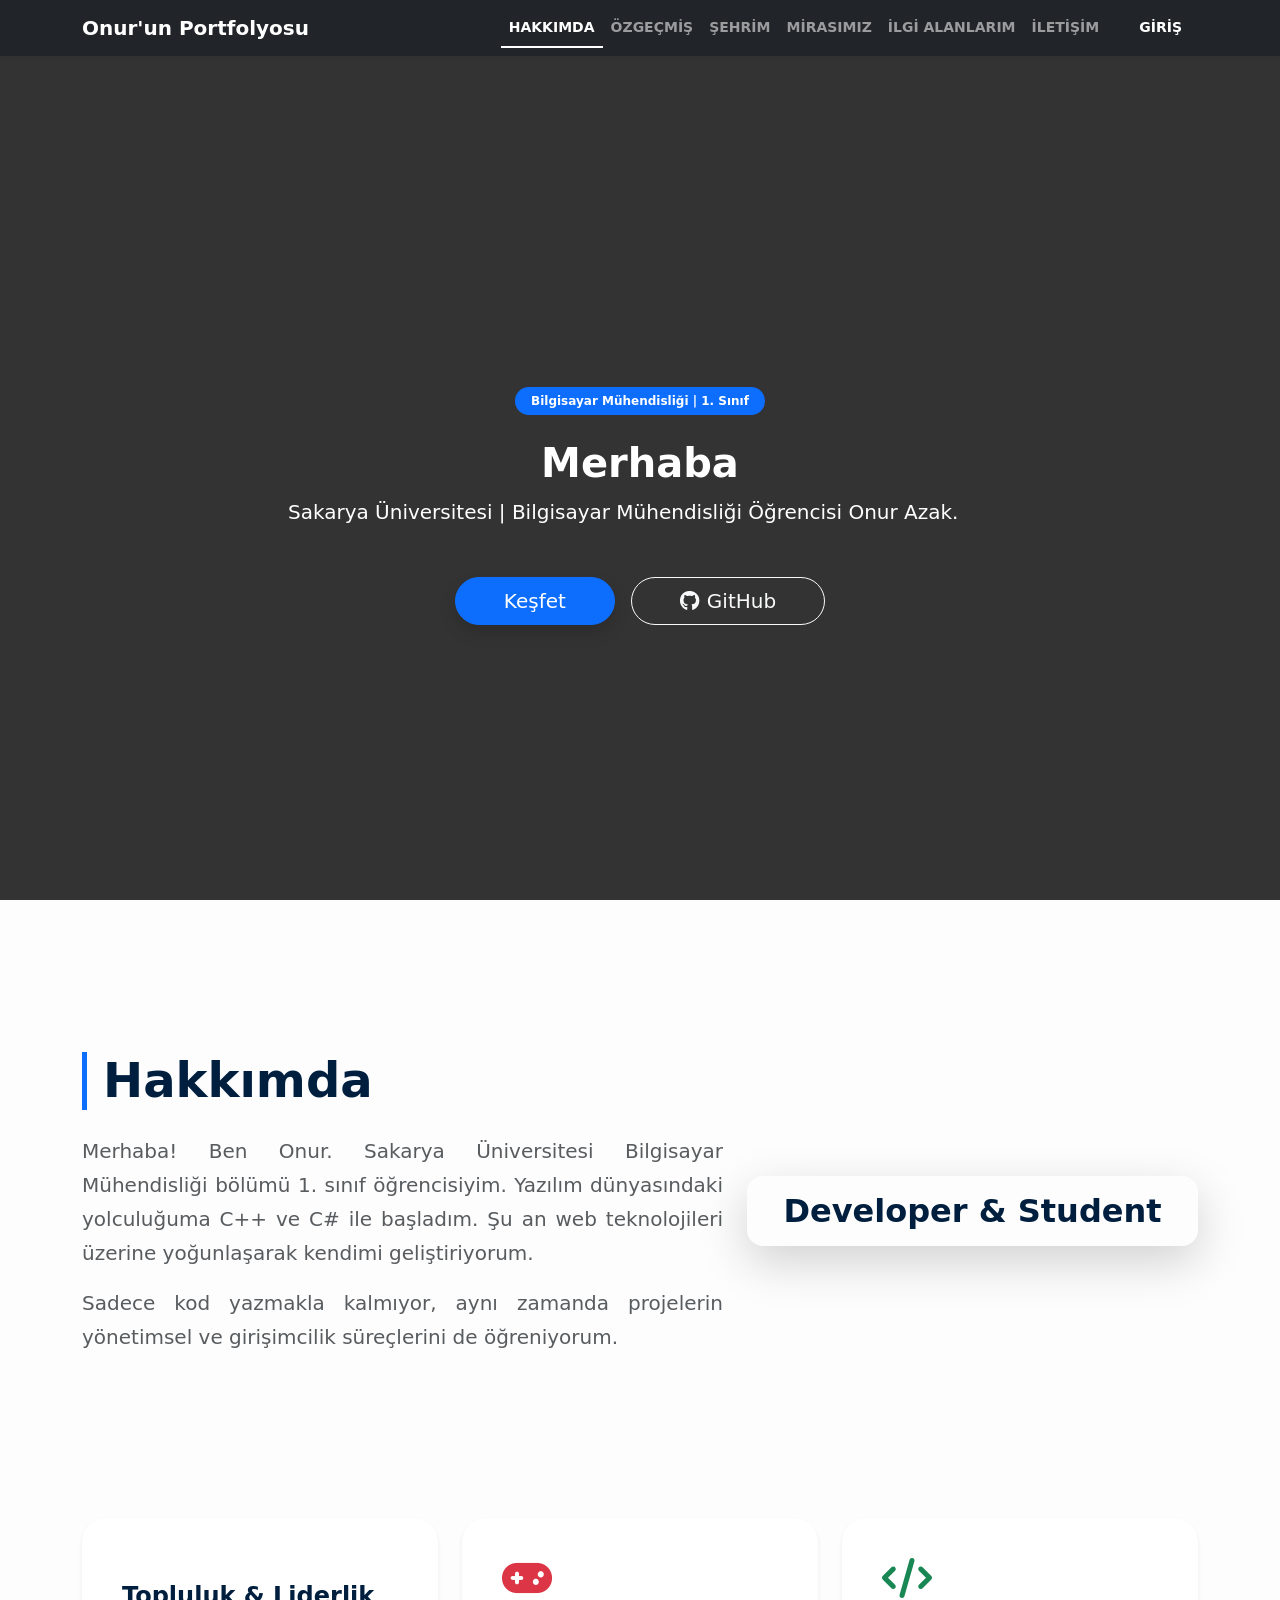
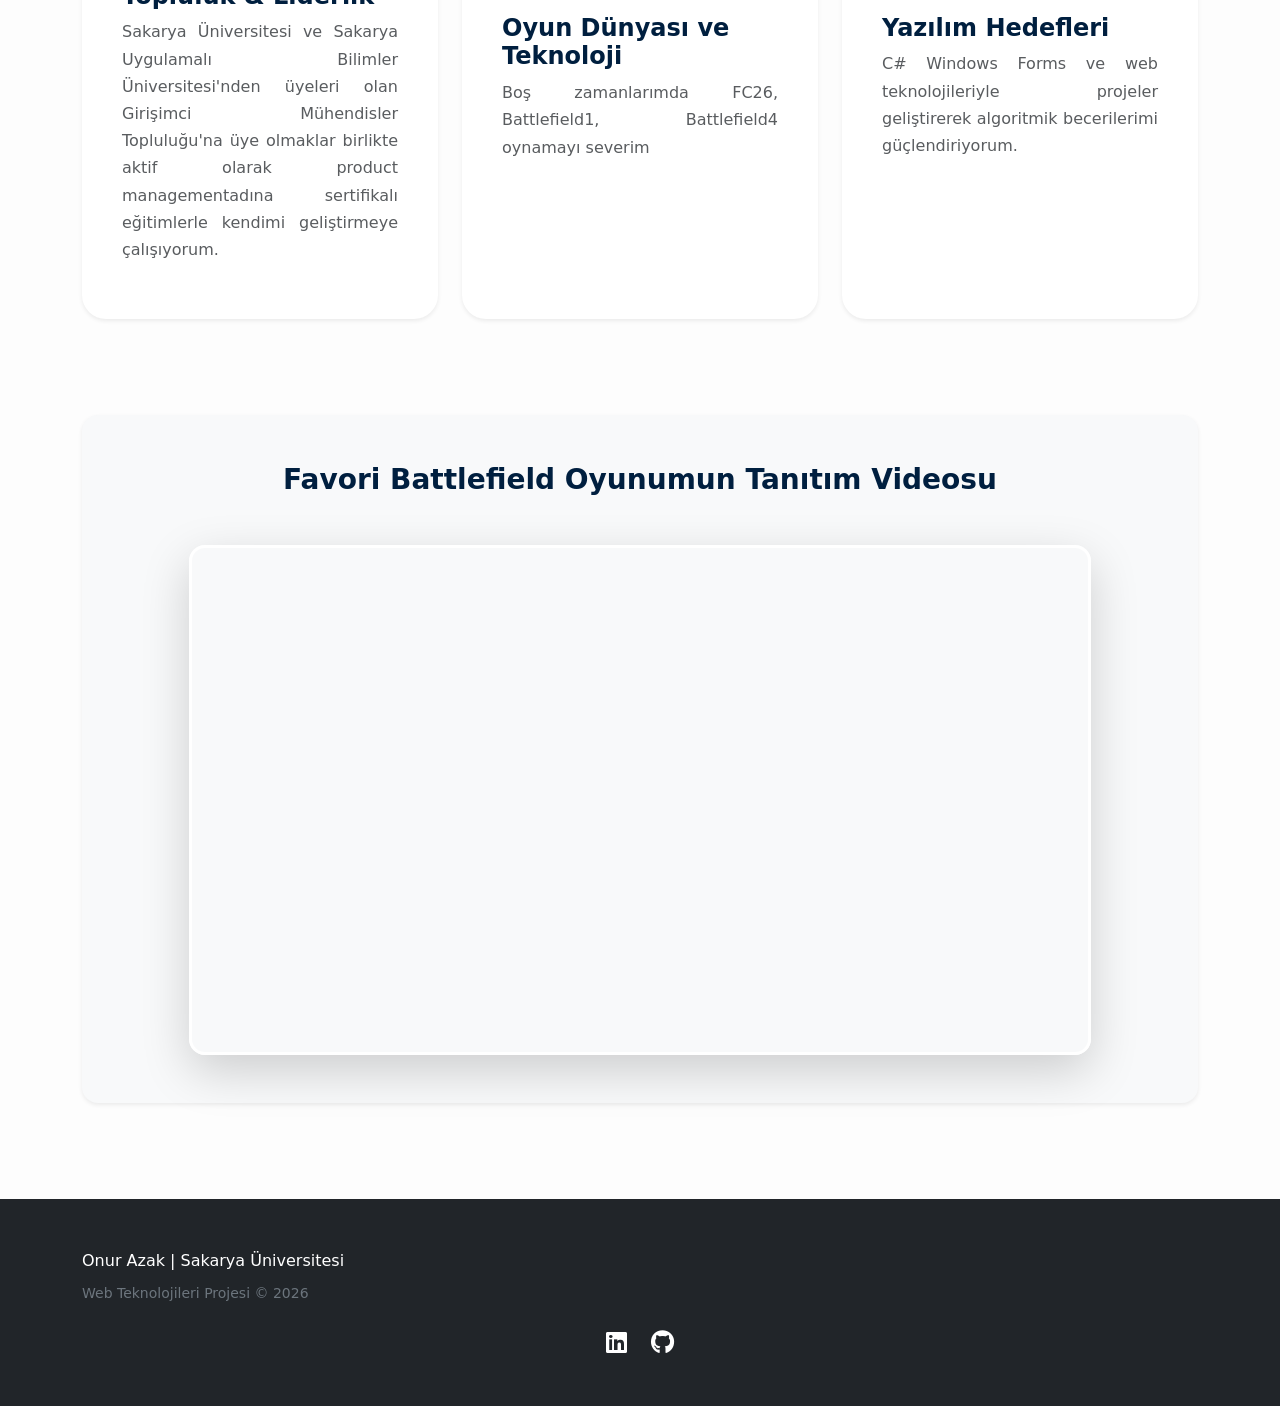
<file: index.html>
<!DOCTYPE html>
<html lang="tr">
<head>
    <!-- Türkçe karakterler için utf8 -->
    <meta charset="UTF-8">
    <!-- Sayfa telefonda ve tablette düzgün görünsün diye-->
    <meta name="viewport" content="width=device-width, initial-scale=1.0">
    <title>Hakkımda | Web Teknolojileri Projesi</title>
    
    <!-- Tasarım ve grid sistemi için Bootstrap -->
    <link href="https://cdn.jsdelivr.net/npm/bootstrap@5.3.0/dist/css/bootstrap.min.css" rel="stylesheet">
    <!-- Sayfadaki ikonlar  için FontAwesome -->
    <link rel="stylesheet" href="https://cdnjs.cloudflare.com/ajax/libs/font-awesome/6.0.0/css/all.min.css">

    <link rel="stylesheet" href="style.css?v=2">
</head>
<body>

    <!-- Üst Menü sticky-top kullanılma sebebi sayfayı aşağı kaydırınca menü tepede asılı kalması için -->
<nav class="navbar navbar-expand-lg navbar-dark bg-dark sticky-top shadow-sm">
    <div class="container">
        <a class="navbar-brand fw-bold" href="index.html">Onur'un Portfolyosu</a>
        <button class="navbar-toggler" type="button" data-bs-toggle="collapse" data-bs-target="#navbarNav">
           <span class="navbar-toggler-icon"></span>
        </button>
        <div class="collapse navbar-collapse" id="navbarNav">
           <ul class="navbar-nav ms-auto text-uppercase small fw-bold">
                <li class="nav-item"><a class="nav-link active" text-light href="index.html">Hakkımda</a></li>
                <li class="nav-item"><a class="nav-link fw-bold" text-light href="ozgecmisim.html">Özgeçmiş</a></li>
                <li class="nav-item"><a class="nav-link" text-light href="sehrim.html">Şehrim</a></li>
                <li class="nav-item"><a class="nav-link" text-light href="miras.html">Mirasımız</a></li>
                <li class="nav-item"><a class="nav-link" text-light href="ilgi-alanlarim.html">İlgi Alanlarım</a></li>
                <li class="nav-item"><a class="nav-link" text-light href="iletisim.html">İletişim</a></li>
                <li class="nav-item"><a class="nav-link btn btn-primary btn-sm text-white ms-lg-3 px-3" text-light href="login.php">Giriş</a></li>
            </ul>
        </div>
    </div>
</nav>

    <!-- Sitenin giriş karşılama ekranı -->
    <header class="hero-header text-white d-flex align-items-center min-vh-100">
        <div class="container text-center">
            <!-- Bölüm ve sınıf bilgisini tutan etiket -->
            <div class="badge bg-primary px-3 py-2 mb-4 rounded-pill">Bilgisayar Mühendisliği | 1. Sınıf</div>
            
            <h1 class="text-white">Merhaba</h1>
            
            <p class="lead mb-5 px-lg-5 mx-auto" style="max-width: 800px;">
                Sakarya Üniversitesi | Bilgisayar Mühendisliği Öğrencisi Onur Azak.
            </p>
            
            <div class="d-flex justify-content-center gap-3">
                <!-- Keşfet butonu sayfayı aşağıya kaydırır (href="#hakkimda") -->
                <a href="#hakkimda" class="btn btn-primary btn-lg px-5 shadow rounded-pill">Keşfet</a>
                <!-- Yeni sekmede açılan Github linkim -->
                <a href="https://github.com/OnurAzak" target="_blank" class="btn btn-outline-light btn-lg px-5 rounded-pill">
                    <i class="fab fa-github me-2"></i>GitHub
                </a>
            </div>
        </div>
    </header>

    <!-- Ana içeriklerin başladığı yer -->
    <main class="container my-5 py-5" id="hakkimda">
        
        <!-- Hakkımda yazısı ve profil fotoğrafının olduğu bölüm -->
        <section class="row align-items-center mb-5 pb-5">
            <!-- Sol taraf: Kendimi tanıttığım yazı -->
            <div class="col-lg-7 mb-4 mb-lg-0">
                <h2 class="display-5 fw-bold mb-4 border-start border-primary border-5 ps-3">Hakkımda</h2>
                <p class="text-muted fs-5">Merhaba! Ben Onur. Sakarya Üniversitesi Bilgisayar Mühendisliği bölümü 1. sınıf öğrencisiyim. Yazılım dünyasındaki yolculuğuma C++ ve C# ile başladım. Şu an web teknolojileri üzerine yoğunlaşarak kendimi geliştiriyorum.</p>
                <p class="text-muted fs-5">Sadece kod yazmakla kalmıyor, aynı zamanda projelerin yönetimsel ve girişimcilik süreçlerini de öğreniyorum.</p>
            </div>
            
            <!-- Sağ taraf: Profil fotoğrafım ve isim kartı -->
            <div class="col-lg-5 text-center">
                <div class="profile-card position-relative shadow-lg rounded-4 overflow-hidden">
                    <div class="text-center my-3">
                      <h2 class="fw-bold">Developer & Student
            </div>
        </section>

        <!-- Sayfadaki farklı kartlardaki bilgilerin olduğu alan -->
        <section class="row g-4 mb-5 pb-5">
            
            <!-- 1. Kart: Topluluk bilgileri -->
            <div class="col-md-6 col-lg-4">
                <div class="card h-100 border-0 shadow-sm p-4 info-card">
                    <div class="card-body">
                        <i class="fas fa-users-rectangle text-primary fs-1 mb-3"></i>
                        <h4 class="fw-bold">Topluluk & Liderlik</h4>
                        <p class="text-muted">Sakarya Üniversitesi ve Sakarya Uygulamalı Bilimler Üniversitesi'nden üyeleri olan Girişimci Mühendisler Topluluğu'na üye olmaklar birlikte aktif olarak product managementadına sertifikalı eğitimlerle kendimi geliştirmeye çalışıyorum.</p>
                    </div>
                </div>
            </div>
            
            <!-- 2. Kart: Oyun bilgileri -->
            <div class="col-md-6 col-lg-4">
                <div class="card h-100 border-0 shadow-sm p-4 info-card">
                    <div class="card-body">
                        <i class="fas fa-gamepad text-danger fs-1 mb-3"></i>
                        <h4 class="fw-bold">Oyun Dünyası ve Teknoloji</h4>
                        <p class="text-muted">Boş zamanlarımda FC26, Battlefield1, Battlefield4 oynamayı severim</p>
                    </div>
                </div>
            </div>
            
            <!-- 3. Kart: Yazılım hedefleri -->
            <div class="col-md-12 col-lg-4">
                <div class="card h-100 border-0 shadow-sm p-4 info-card">
                    <div class="card-body">
                        <i class="fas fa-code text-success fs-1 mb-3"></i>
                        <h4 class="fw-bold">Yazılım Hedefleri</h4>
                        <p class="text-muted">C# Windows Forms ve web teknolojileriyle projeler geliştirerek algoritmik becerilerimi güçlendiriyorum.</p>
                    </div>
                </div>
            </div>
        </section>

        <!-- YouTube  videosu bölümü -->
        <section class="text-center py-5 bg-light rounded-4 shadow-sm">
            <h3 class="fw-bold mb-5">Favori Battlefield Oyunumun Tanıtım Videosu</h3>
            <div class="row justify-content-center">
                <div class="col-lg-10 px-4">
                    <!-- ratio-16x9 sınıfı ile videonun sündürülmeden sinematik ölçüde kalmasını sağlıyoruz -->
                    <div class="ratio ratio-16x9 rounded-4 overflow-hidden shadow-lg border border-3 border-white">
                        <!-- iframe etiketi dışarıdan başka bir siteyi ( Youtube'u) kendi sayfamızda oynatmayı sağlar -->
                        <iframe src="https://www.youtube.com/embed/c7nRTF2SowQ" title="Battlefield 1" allowfullscreen></iframe>
                    </div>
                </div>
            </div>
        </section>
    </main>

    <!-- Telif hakkı ve sosyal medya linklerini içerir -->
    <footer class="bg-dark text-white py-5 text-center mt-5">
        <div class="container">
            <p class="mb-2">Onur Azak | Sakarya Üniversitesi</p>
            <p class="small text-secondary mb-4">Web Teknolojileri Projesi © 2026</p>
            <div class="d-flex justify-content-center gap-4">
                <!-- Sosyal medya butonları -->
                <a href="#" class="text-white text-decoration-none"><i class="fab fa-linkedin fs-4"></i></a>
                <a href="https://github.com/OnurAzak" class="text-white text-decoration-none"><i class="fab fa-github fs-4"></i></a>
            </div>
        </div>
    </footer>

    <!-- Bootstrap'ın düzgün çalışması (örneğin menünün açılıp kapanması) için gereken JS kodları -->
    <script src="https://cdn.jsdelivr.net/npm/bootstrap@5.3.0/dist/js/bootstrap.bundle.min.js"></script>
</body>
</html>
</file>
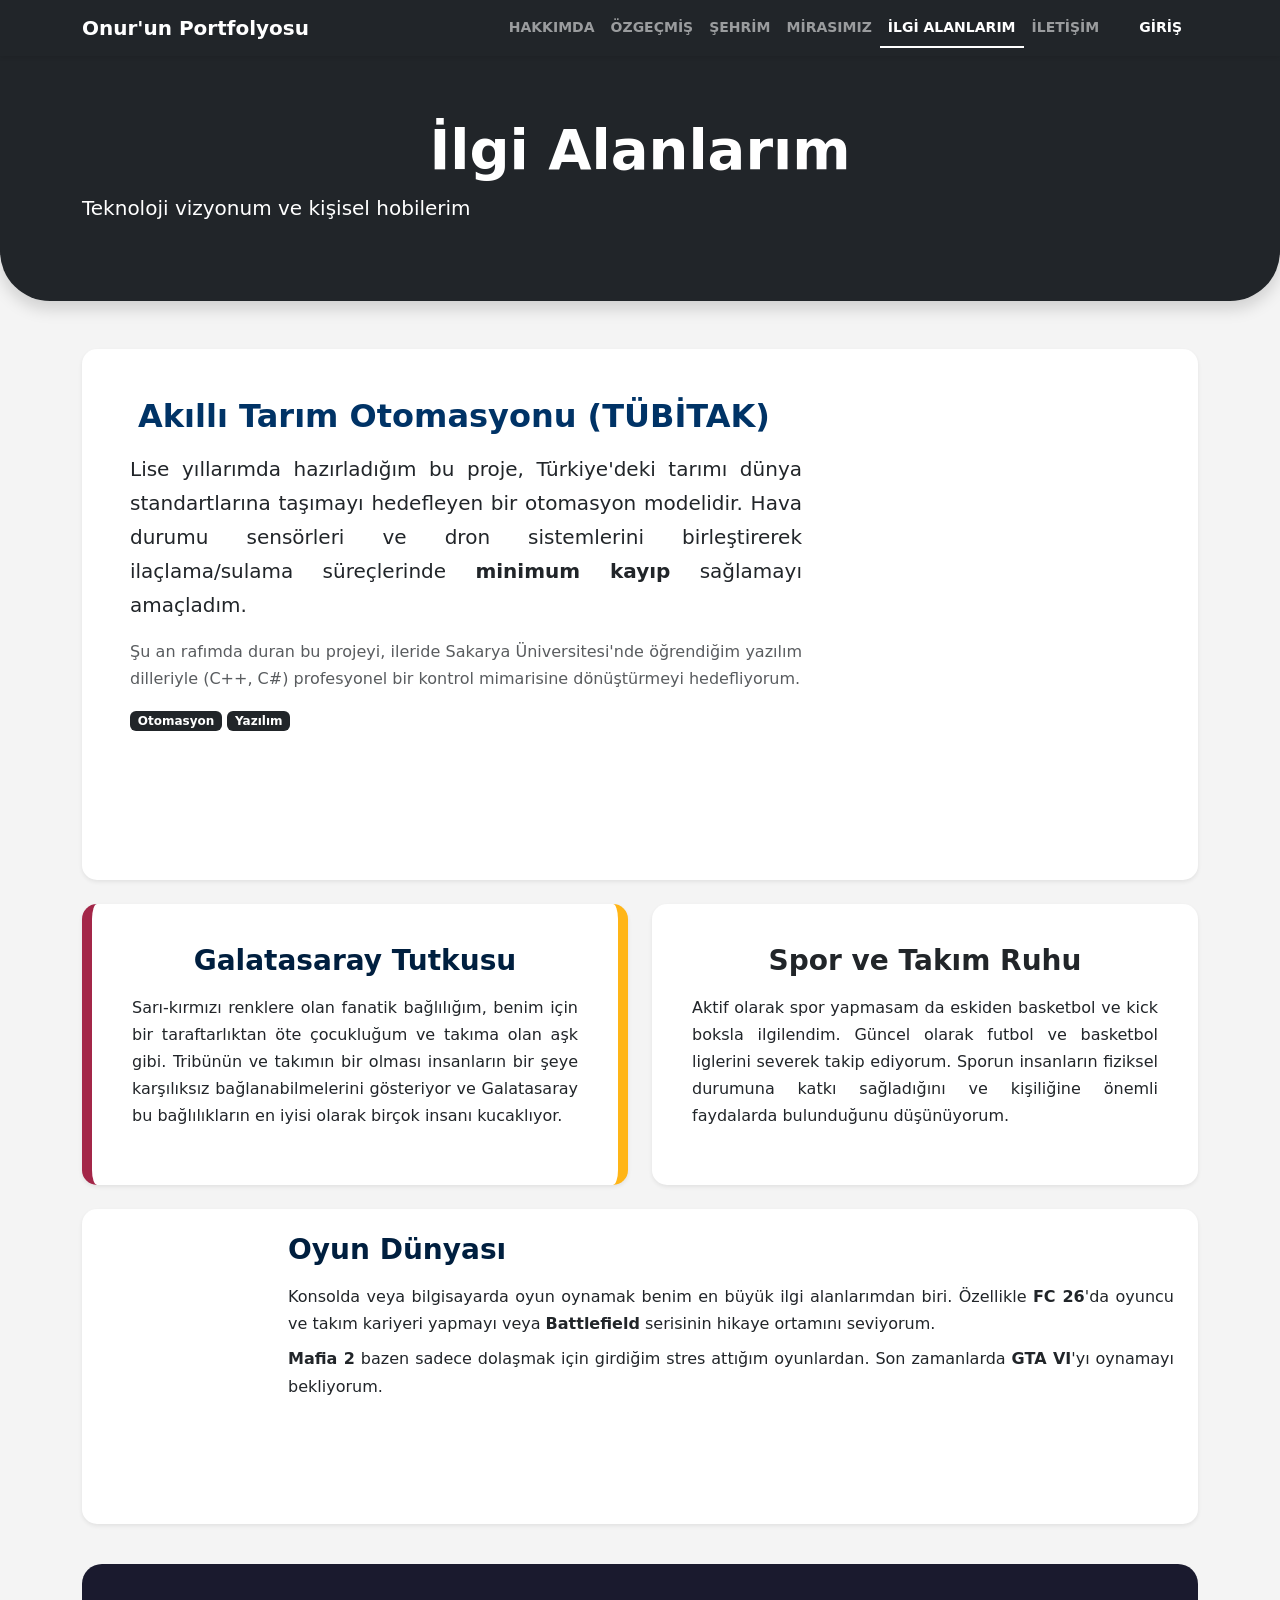
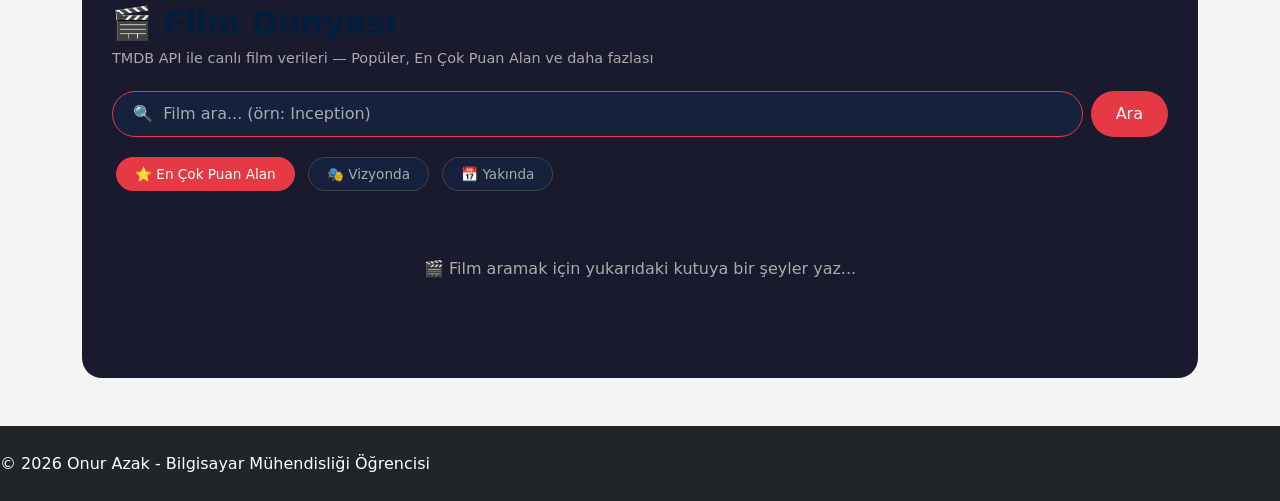
<file: ilgi-alanlarim.html>
<!DOCTYPE html>
<html lang="tr">
<head>
    <meta charset="UTF-8">
    <meta name="viewport" content="width=device-width, initial-scale=1.0">
    <title>İlgi Alanlarım - Onur Azak</title>
    <link href="https://cdn.jsdelivr.net/npm/bootstrap@5.3.0/dist/css/bootstrap.min.css" rel="stylesheet">
    <link rel="stylesheet" href="style.css?v=2">
    <style>
        body { background-color: #f4f4f4; }
        .hero-section { background-color: #212529; color: white; padding: 60px 0; border-radius: 0 0 50px 50px; }
        .hero-section h1, 
          .hero-section p {
              color: #ffffff !important;
             }
        .interest-card { transition: 0.3s; border: none; border-radius: 15px; }
        .interest-card:hover { transform: scale(1.02); }
        .gs-border { border-left: 10px solid #A32648; border-right: 10px solid #FFB517; }

        /*FİLM API BÖLÜMÜ */
        #film-bolumu {
            background-color: #1a1a2e;
            border-radius: 20px;
            padding: 40px 30px;
            margin-top: 40px;
        }
        #film-bolumu h2 { color: #e63946; font-weight: bold; }
        #searchInput {
            background-color: #16213e;
            border: 1px solid #e63946;
            color: white;
            border-radius: 50px;
            padding: 10px 20px;
            flex: 1;
            min-width: 200px;
        }
        #searchInput::placeholder { color: #aaa; }
        #searchInput:focus { outline: none; box-shadow: 0 0 0 3px rgba(230,57,70,0.3); background-color: #16213e; color: white; }
        #searchBtn {
            background-color: #e63946; border: none; border-radius: 50px;
            color: white; padding: 10px 25px; font-weight: 500; cursor: pointer; transition: 0.2s;
        }
        #searchBtn:hover { background-color: #c1121f; }
        .kategori-btn {
            background-color: #16213e; border: 1px solid #444; color: #aaa;
            border-radius: 50px; padding: 6px 18px; font-size: 0.85rem;
            cursor: pointer; transition: 0.2s; margin: 4px;
        }
        .kategori-btn:hover, .kategori-btn.active { background-color: #e63946; border-color: #e63946; color: white; }
        #filmGrid {
            display: grid;
            grid-template-columns: repeat(auto-fill, minmax(160px, 1fr));
            gap: 16px; margin-top: 20px;
        }
        .film-kart {
            background-color: #16213e; border-radius: 12px; overflow: hidden;
            cursor: pointer; transition: transform 0.25s, box-shadow 0.25s; position: relative;
        }
        .film-kart:hover { transform: translateY(-6px); box-shadow: 0 15px 30px rgba(0,0,0,0.5); }
        .film-kart img { width: 100%; aspect-ratio: 2/3; object-fit: cover; display: block; }
        .film-kart .poster-yok {
            width: 100%; aspect-ratio: 2/3; background-color: #0f3460;
            display: flex; align-items: center; justify-content: center; font-size: 2.5rem; color: #aaa;
        }
        .film-kart-bilgi { padding: 10px; }
        .film-kart-bilgi .baslik { color: white; font-size: 0.82rem; font-weight: 500; white-space: nowrap; overflow: hidden; text-overflow: ellipsis; }
        .film-kart-bilgi .alt-bilgi { display: flex; justify-content: space-between; margin-top: 4px; }
        .film-kart-bilgi .yil { color: #888; font-size: 0.75rem; }
        .film-kart-bilgi .puan { color: #f4a261; font-size: 0.8rem; font-weight: 600; }
        .film-overlay {
            position: absolute; inset: 0;
            background: linear-gradient(to top, rgba(10,10,15,0.95) 0%, transparent 50%);
            opacity: 0; transition: opacity 0.25s;
            display: flex; align-items: flex-end; padding: 10px;
        }
        .film-kart:hover .film-overlay { opacity: 1; }
        .film-overlay p { font-size: 0.7rem; color: white; line-height: 1.4; display: -webkit-box; -webkit-line-clamp: 5; line-clamp: 5; -webkit-box-orient: vertical; overflow: hidden; }
        #yukleniyor { text-align: center; padding: 40px; color: #aaa; display: none; }
        .spinner-kucuk { width: 32px; height: 32px; border: 3px solid #333; border-top-color: #e63946; border-radius: 50%; animation: spin 0.8s linear infinite; margin: 0 auto 12px; }
        @keyframes spin { to { transform: rotate(360deg); } }
        #filmModal { display: none; position: fixed; inset: 0; background: rgba(0,0,0,0.85); z-index: 9999; align-items: center; justify-content: center; padding: 16px; }
        #filmModal.acik { display: flex; }
        .modal-icerik { background: #1a1a2e; border: 1px solid #333; border-radius: 16px; max-width: 680px; width: 100%; max-height: 90vh; overflow-y: auto; position: relative; animation: modalAc 0.25s ease; }
        @keyframes modalAc { from { opacity: 0; transform: scale(0.95); } to { opacity: 1; transform: scale(1); } }
        .modal-kapat { position: absolute; top: 12px; right: 12px; background: #333; border: none; color: white; width: 34px; height: 34px; border-radius: 50%; font-size: 1rem; cursor: pointer; display: flex; align-items: center; justify-content: center; transition: 0.2s; z-index: 10; }
        .modal-kapat:hover { background: #e63946; }
        .modal-ic { display: flex; gap: 20px; padding: 20px; }
        .modal-poster { width: 160px; flex-shrink: 0; border-radius: 10px; overflow: hidden; }
        .modal-poster img { width: 100%; display: block; }
        .modal-detay { flex: 1; color: white; }
        .modal-detay h3 { font-weight: bold; font-size: 1.4rem; color: white; margin-bottom: 6px; }
        .modal-detay .meta { color: #888; font-size: 0.85rem; margin-bottom: 8px; }
        .modal-detay .puan { color: #f4a261; font-size: 1rem; font-weight: 600; margin-bottom: 10px; }
        .modal-detay .ozet { font-size: 0.88rem; line-height: 1.6; color: #ccc; }
        @media (max-width: 576px) {
            .modal-ic { flex-direction: column; }
            .modal-poster { width: 100px; }
            #filmGrid { grid-template-columns: repeat(auto-fill, minmax(130px, 1fr)); }
        }
    </style>
</head>
<body>

<nav class="navbar navbar-expand-lg navbar-dark bg-dark sticky-top shadow-sm">
    <div class="container">
        <a class="navbar-brand fw-bold" href="index.html">Onur'un Portfolyosu</a>
        <button class="navbar-toggler" type="button" data-bs-toggle="collapse" data-bs-target="#navbarNav">
            <span class="navbar-toggler-icon"></span>
        </button>
        <div class="collapse navbar-collapse" id="navbarNav">
            <ul class="navbar-nav ms-auto text-uppercase small fw-bold">
                <li class="nav-item"><a class="nav-link" href="index.html">Hakkımda</a></li>
                <li class="nav-item"><a class="nav-link" href="ozgecmisim.html">Özgeçmiş</a></li>
                <li class="nav-item"><a class="nav-link" href="sehrim.html">Şehrim</a></li>
                <li class="nav-item"><a class="nav-link" href="miras.html">Mirasımız</a></li>
                <li class="nav-item"><a class="nav-link active fw-bold" href="ilgi-alanlarim.html">İlgi Alanlarım</a></li>
                <li class="nav-item"><a class="nav-link" href="iletisim.html">İletişim</a></li>
                <li class="nav-item"><a class="nav-link btn btn-primary btn-sm text-white ms-lg-3 px-3" href="login.php">Giriş</a></li>
            </ul>
        </div>
    </div>
</nav>

<header class="hero-section text-center mb-5 shadow">
    <div class="container">
        <h1 class="display-4 fw-bold">İlgi Alanlarım</h1>
        <p class="lead">Teknoloji vizyonum ve kişisel hobilerim</p>
    </div>
</header>

<div class="container mb-5">

    <!-- TÜBİTAK -->
    <div class="row mb-4">
        <div class="col-12">
            <div class="card interest-card shadow-sm">
                <div class="card-body p-4 p-md-5">
                    <div class="row align-items-center">
                        <div class="col-md-8">
                            <h2 class="fw-bold text-primary mb-3"><i class="fas fa-seedling me-2"></i>Akıllı Tarım Otomasyonu (TÜBİTAK)</h2>
                            <p class="fs-5">Lise yıllarımda hazırladığım bu proje, Türkiye'deki tarımı dünya standartlarına taşımayı hedefleyen bir otomasyon modelidir. Hava durumu sensörleri ve dron sistemlerini birleştirerek ilaçlama/sulama süreçlerinde <strong>minimum kayıp</strong> sağlamayı amaçladım.</p>
                            <p class="text-muted">Şu an rafımda duran bu projeyi, ileride Sakarya Üniversitesi'nde öğrendiğim yazılım dilleriyle (C++, C#) profesyonel bir kontrol mimarisine dönüştürmeyi hedefliyorum.</p>
                            <div class="mt-3">
                                <span class="badge bg-dark">Otomasyon</span>
                                <span class="badge bg-dark">Yazılım</span>
                            </div>
                        </div>
                        <div class="col-md-4 text-center mt-4 mt-md-0">
                            <i class="fas fa-microchip fa-10x text-light"></i>
                        </div>
                    </div>
                </div>
            </div>
        </div>
    </div>

    <!-- Galatasaray Spor -->
    <div class="row g-4">
        <div class="col-md-6">
            <div class="card interest-card gs-border shadow-sm h-100 text-center p-4">
                <div class="card-body">
                    <h3 class="fw-bold mb-3" style="color: #A32638;">Galatasaray Tutkusu</h3>
                    <p>Sarı-kırmızı renklere olan fanatik bağlılığım, benim için bir taraftarlıktan öte çocukluğum ve takıma olan aşk gibi. Tribünün ve takımın bir olması insanların bir şeye karşılıksız bağlanabilmelerini gösteriyor ve Galatasaray bu bağlılıkların en iyisi olarak birçok insanı kucaklıyor.</p>
                </div>
            </div>
        </div>
        <div class="col-md-6">
            <div class="card interest-card shadow-sm h-100 text-center p-4">
                <div class="card-body">
                    <i class="fas fa-basketball-ball fa-3x text-warning mb-3"></i>
                    <h3 class="fw-bold mb-3 text-dark">Spor ve Takım Ruhu</h3>
                    <p>Aktif olarak spor yapmasam da eskiden basketbol ve kick boksla ilgilendim. Güncel olarak futbol ve basketbol liglerini severek takip ediyorum. Sporun insanların fiziksel durumuna katkı sağladığını ve kişiliğine önemli faydalarda bulunduğunu düşünüyorum.</p>
                </div>
            </div>
        </div>
    </div>

    <!-- Oyun Dünyası -->
    <div class="col-md-12 mt-4">
        <div class="card interest-card shadow-sm border-0 p-4">
            <div class="row align-items-center">
                <div class="col-md-2 text-center mb-3 mb-md-0 d-none d-md-block">
                    <i class="fas fa-gamepad fa-4x text-dark opacity-75"></i>
                </div>
                <div class="col-md-10">
                    <h3 class="fw-bold mb-3">Oyun Dünyası</h3>
                    <p class="mb-2">Konsolda veya bilgisayarda oyun oynamak benim en büyük ilgi alanlarımdan biri. Özellikle <strong>FC 26</strong>'da oyuncu ve takım kariyeri yapmayı veya <strong>Battlefield</strong> serisinin hikaye ortamını seviyorum.</p>
                    <p class="mb-0"><strong>Mafia 2</strong> bazen sadece dolaşmak için girdiğim stres attığım oyunlardan. Son zamanlarda <strong>GTA VI</strong>'yı oynamayı bekliyorum.</p>
                </div>
            </div>
        </div>
    </div>

    <!-- FİLM API BÖLÜMÜ -->
    <div id="film-bolumu">
        <h2 class="mb-1">🎬 Film Dünyası</h2>
        <p style="color:#aaa; font-size:0.9rem; margin-bottom:20px;">
            TMDB API ile canlı film verileri — Popüler, En Çok Puan Alan ve daha fazlası
        </p>

        <!-- Arama -->
        <div class="d-flex gap-2 flex-wrap mb-3">
            <input type="text" id="searchInput" placeholder="🔍  Film ara... (örn: Inception)" />
            <button id="searchBtn" onclick="filmAra()">Ara</button>
        </div>

        <!-- Kategoriler -->
        <div class="mb-3">
            
            <button class="kategori-btn active" onclick="kategoriYukle('top_rated', this)">⭐ En Çok Puan Alan</button>
            <button class="kategori-btn" onclick="kategoriYukle('now_playing', this)">🎭 Vizyonda</button>
            <button class="kategori-btn" onclick="kategoriYukle('upcoming', this)">📅 Yakında</button>
        </div>

        <!-- Yükleniyor -->
        <div id="yukleniyor">
            <div class="spinner-kucuk"></div>
            <p>Filmler yükleniyor...</p>
        </div>

        <!-- Film kartları -->
        <div id="filmGrid"></div>
    </div>

</div>

<!-- Detay Modal -->
<div id="filmModal" onclick="modalKapat(event)">
    <div class="modal-icerik">
        <button class="modal-kapat" onclick="modalKapat()">✕</button>
        <div class="modal-ic" id="modalIcerik"></div>
    </div>
</div>

<footer class="bg-dark text-white text-center py-4 mt-5">
    <p class="mb-0">&copy; 2026 Onur Azak - Bilgisayar Mühendisliği Öğrencisi</p>
</footer>

<script src="https://cdn.jsdelivr.net/npm/bootstrap@5.3.0/dist/js/bootstrap.bundle.min.js"></script>

<script>
    // =============================================
    const API_KEY = 'cf6d93a0b72a43f5c4e0e750d3399bcd';
    // =============================================

    const BASE_URL = 'https://api.themoviedb.org/3';
    const IMG_URL  = 'https://image.tmdb.org/t/p/w500';
    const LANG     = 'tr-TR';

    // Sayfa açılınca boş mesaj göster
    window.addEventListener('DOMContentLoaded', function() {
        document.getElementById('filmGrid').innerHTML =
            '<p style="color:#aaa;text-align:center;padding:40px;grid-column:1/-1;">🎬 Film aramak için yukarıdaki kutuya bir şeyler yaz...</p>';
    });

    // Enter ile arama
    document.getElementById('searchInput').addEventListener('keydown', function(e) {
        if (e.key === 'Enter') filmAra();
    });

    // Kategori butonuna tıklanınca
    function kategoriYukle(kategori, buton) {
        document.querySelectorAll('.kategori-btn').forEach(function(b) { b.classList.remove('active'); });
        buton.classList.add('active');
        document.getElementById('searchInput').value = '';
        filmlerCek(kategori);
    }

    // TMDB'den film listesi çek
    async function filmlerCek(kategori) {
        document.getElementById('yukleniyor').style.display = 'block';
        document.getElementById('filmGrid').innerHTML = '';

        try {
            const yanit = await fetch(
                BASE_URL + '/movie/' + kategori + '?api_key=' + API_KEY + '&language=' + LANG + '&page=1'
            );
            if (!yanit.ok) throw new Error('HTTP ' + yanit.status);
            const veri = await yanit.json();
            filmleriGoster(veri.results);
        } catch (hata) {
            document.getElementById('yukleniyor').style.display = 'none';
            document.getElementById('filmGrid').innerHTML =
                '<p style="color:#e63946;text-align:center;padding:30px;">⚠️ Filmler yüklenemedi. API key\'ini kontrol et.<br><small>' + hata.message + '</small></p>';
        }
    }

    // Film arama
    async function filmAra() {
        const kelime = document.getElementById('searchInput').value.trim();
        if (!kelime) {
            document.getElementById('filmGrid').innerHTML =
                '<p style="color:#aaa;text-align:center;padding:40px;grid-column:1/-1;">🎬 Film aramak için yukarıdaki kutuya bir şeyler yaz...</p>';
            return;
        }

        document.getElementById('yukleniyor').style.display = 'block';
        document.getElementById('filmGrid').innerHTML = '';

        try {
            const yanit = await fetch(
                BASE_URL + '/search/movie?api_key=' + API_KEY + '&language=' + LANG + '&query=' + encodeURIComponent(kelime)
            );
            if (!yanit.ok) throw new Error('HTTP ' + yanit.status);
            const veri = await yanit.json();

            if (veri.results.length === 0) {
                document.getElementById('yukleniyor').style.display = 'none';
                document.getElementById('filmGrid').innerHTML =
                    '<p style="color:#aaa;text-align:center;padding:30px;">😕 "' + kelime + '" için sonuç bulunamadı.</p>';
                return;
            }
            filmleriGoster(veri.results);
        } catch (hata) {
            document.getElementById('yukleniyor').style.display = 'none';
            document.getElementById('filmGrid').innerHTML =
                '<p style="color:#e63946;text-align:center;padding:30px;">⚠️ Arama başarısız. API key\'ini kontrol et.</p>';
        }
    }

    // Filmleri kartlar halinde çıkar
    function filmleriGoster(filmler) {
        document.getElementById('yukleniyor').style.display = 'none';
        const grid = document.getElementById('filmGrid');
        grid.innerHTML = '';

        filmler.forEach(function(film) {
            const kart = document.createElement('div');
            kart.className = 'film-kart';
            kart.onclick = function() { modalAc(film); };

            const yil  = film.release_date ? film.release_date.slice(0, 4) : '—';
            const puan = film.vote_average ? film.vote_average.toFixed(1) : '—';
            const ozet = film.overview || 'Türkçe açıklama bulunmuyor.';

            const posterHTML = film.poster_path
                ? '<img src="' + IMG_URL + film.poster_path + '" alt="' + film.title + '" loading="lazy"/>'
                : '<div class="poster-yok">🎬</div>';

            kart.innerHTML =
                posterHTML +
                '<div class="film-overlay"><p>' + ozet + '</p></div>' +
                '<div class="film-kart-bilgi">' +
                    '<div class="baslik">' + film.title + '</div>' +
                    '<div class="alt-bilgi">' +
                        '<span class="yil">' + yil + '</span>' +
                        '<span class="puan">★ ' + puan + '</span>' +
                    '</div>' +
                '</div>';

            grid.appendChild(kart);
        });
    }

    // Detay modalını aç
    function modalAc(film) {
        const yil  = film.release_date ? film.release_date.slice(0, 4) : '—';
        const puan = film.vote_average ? film.vote_average.toFixed(1) : '—';
        const oylar = film.vote_count ? film.vote_count.toLocaleString('tr-TR') : '0';
        const ozet = film.overview || 'Türkçe açıklama bulunmuyor.';

        const posterHTML = film.poster_path
            ? '<img src="' + IMG_URL + film.poster_path + '" alt="' + film.title + '"/>'
            : '<div style="background:#0f3460;height:240px;display:flex;align-items:center;justify-content:center;font-size:3rem">🎬</div>';

        document.getElementById('modalIcerik').innerHTML =
            '<div class="modal-poster">' + posterHTML + '</div>' +
            '<div class="modal-detay">' +
                '<h3>' + film.title + '</h3>' +
                '<p class="meta">📅 ' + yil + ' &nbsp;|&nbsp; 👍 ' + oylar + ' oy</p>' +
                '<p class="puan">★ ' + puan + ' / 10</p>' +
                '<p class="ozet">' + ozet + '</p>' +
            '</div>';

        document.getElementById('filmModal').classList.add('acik');
        document.body.style.overflow = 'hidden';
    }

    // Modalı kapat
    function modalKapat(e) {
        if (e && e.target !== document.getElementById('filmModal')) return;
        document.getElementById('filmModal').classList.remove('acik');
        document.body.style.overflow = '';
    }
</script>

</body>
</html>
</file>
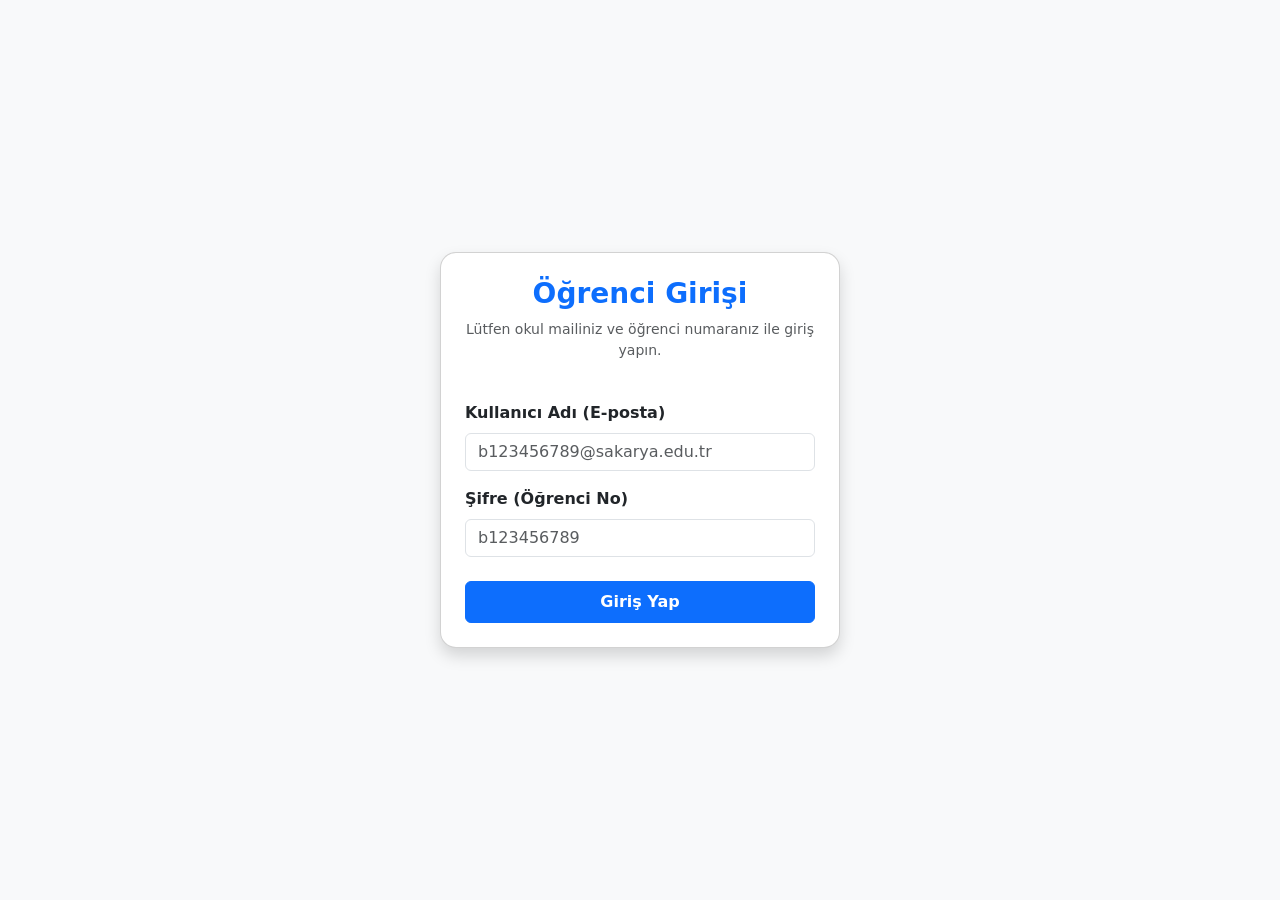
<file: login.html>
<!DOCTYPE html>
<html lang="tr">
<head>
    <!-- Sayfanın Türkçe karakterleri (ş, ı, ğ vb.) düzgün okumasını sağlar -->
    <meta charset="UTF-8">
    <!-- Sayfanın mobil cihazlarda (telefon/tablet) düzgün boyutlanması için zorunlu etiket -->
    <meta name="viewport" content="width=device-width, initial-scale=1.0">
    <title>Giriş Yap</title>
    <!-- Bootstrap kütüphanesini dışarıdan çekiyoruz (Tasarım kodları buradan geliyor) -->
    <link href="https://cdn.jsdelivr.net/npm/bootstrap@5.3.0/dist/css/bootstrap.min.css" rel="stylesheet">
</head>
     <!--flex, align-items-center, justify-content-center: içindeki kartı sayfanın tam ortasına hizalar. 
     100vh: Yüksekliği ekranın %100'ü kadar yap. -->
<body class="bg-light d-flex align-items-center justify-content-center" style="height: 100vh;">

    <!-- Login Kutusu -->
    <div class="card shadow p-4 rounded-4" style="width: 400px;">
        
        <!-- Başlık ve açıklama kısmı (text-center ile ortalanmış) -->
        <div class="text-center mb-4">
            <h3 class="fw-bold text-primary">Öğrenci Girişi</h3>
            <p class="text-muted small">Lütfen okul mailiniz ve öğrenci numaranız ile giriş yapın.</p>
        </div>
        
        <!-- Form Başlangıcı
             action="login.php": Form onaylandığında verilerin gideceği PHP dosyası.
             method="POST": Verileri adres çubuğunda göstermeden, gizli ve güvenli gönderir.
             onsubmit="return formKontrol()": Butona basılınca formKontrol adlı JS fonksiyonunu çalıştırır.
             novalidate: Tarayıcının kendi sıkıcı hata mesajlarını kapatır (çünkü hataları biz JS ile göstereceğiz). -->
        <form action="login.php" method="POST" onsubmit="return formKontrol()" novalidate>
            
            <!-- E-posta giriş alanı -->
            <div class="mb-3">
                <label class="form-label fw-bold">Kullanıcı Adı (E-posta)</label>
                <!-- id="email": JavaScript'in bu kutuyu bulması için. 
                     name="email": PHP'nin veriyi çekebilmesi için. -->
                <input type="email" id="email" name="email" class="form-control" placeholder="b123456789@sakarya.edu.tr">
            </div>
            
            <!-- Şifre giriş alanı -->
            <div class="mb-4">
                <label class="form-label fw-bold">Şifre (Öğrenci No)</label>
                <input type="password" id="sifre" name="sifre" class="form-control" placeholder="b123456789">
            </div>

            <!-- Hata Mesajı Kutusu 
                 Başlangıçta style="display: none;" verilerek görünmez yapıldı. Hata olursa JS ile açılacak. -->
            <div id="hataMesaji" class="alert alert-danger p-2 small" style="display: none;"></div>
            
            <!-- Gönderme Butonu (type="submit" olmak zorundadır, yoksa form çalışmaz) -->
            <button type="submit" class="btn btn-primary w-100 py-2 fw-bold">Giriş Yap</button>
        </form>
    </div>

<script>
// Butona basıldığında çalışacak olan kontrol fonksiyonu
function formKontrol() {
    
    // İnputları değişkene atama.
    // .trim() fonksiyonu: Kullanıcı yanlışlıkla sağa sola boşluk koyduysa onları temizler.
    const email = document.getElementById('email').value.trim();
    const sifre = document.getElementById('sifre').value.trim();
    
    // Hata mesajı
    const hataKutusu = document.getElementById('hataMesaji');

    // 1. KONTROL: Kutular boş mu diye kontrol
    // || işareti VEYA anlamına gelir. Biri veya diğeri boşsa...
    if (email === "" || sifre === "") {
        hataKutusu.innerHTML = "Alanlar boş bırakılamaz!"; // Div'in içine bu yazıyı bas
        hataKutusu.style.display = "block"; // Gizli olan div'i görünür yap
        return false; // return false: Formun login.php'ye gitmesini engeller, işlemi durdurur.
    }

    // 2. KONTROL: Mail adresi @sakarya.edu.tr ile bitiyor mu?
    // Başındaki ünlem (!) DEĞİLSE anlamına gelir. Yani endsWith("@sakarya...") DEĞİLSE içeri gir.
    if (!email.endsWith("@sakarya.edu.tr")) {
        hataKutusu.innerHTML = "Lütfen geçerli bir @sakarya.edu.tr uzantılı mail giriniz!";
        hataKutusu.style.display = "block"; // Hata kutusunu görünür yap
        return false; // İşlemi iptal et, form gönderilmesin
    }

    // Eğer kod buraya kadar geldiyse yukarıdaki if'lere takılmamış, yani hata yapmamıştır.
    // Her ihtimale karşı hata kutusunu tekrar gizliyoruz.
    hataKutusu.style.display = "none";
    
    // return true: Her şey yolunda, verileri action kısmındaki login.php'ye gönderebilirsin onayıdır.
    return true; 
}
</script>

</body>
</html>
</file>
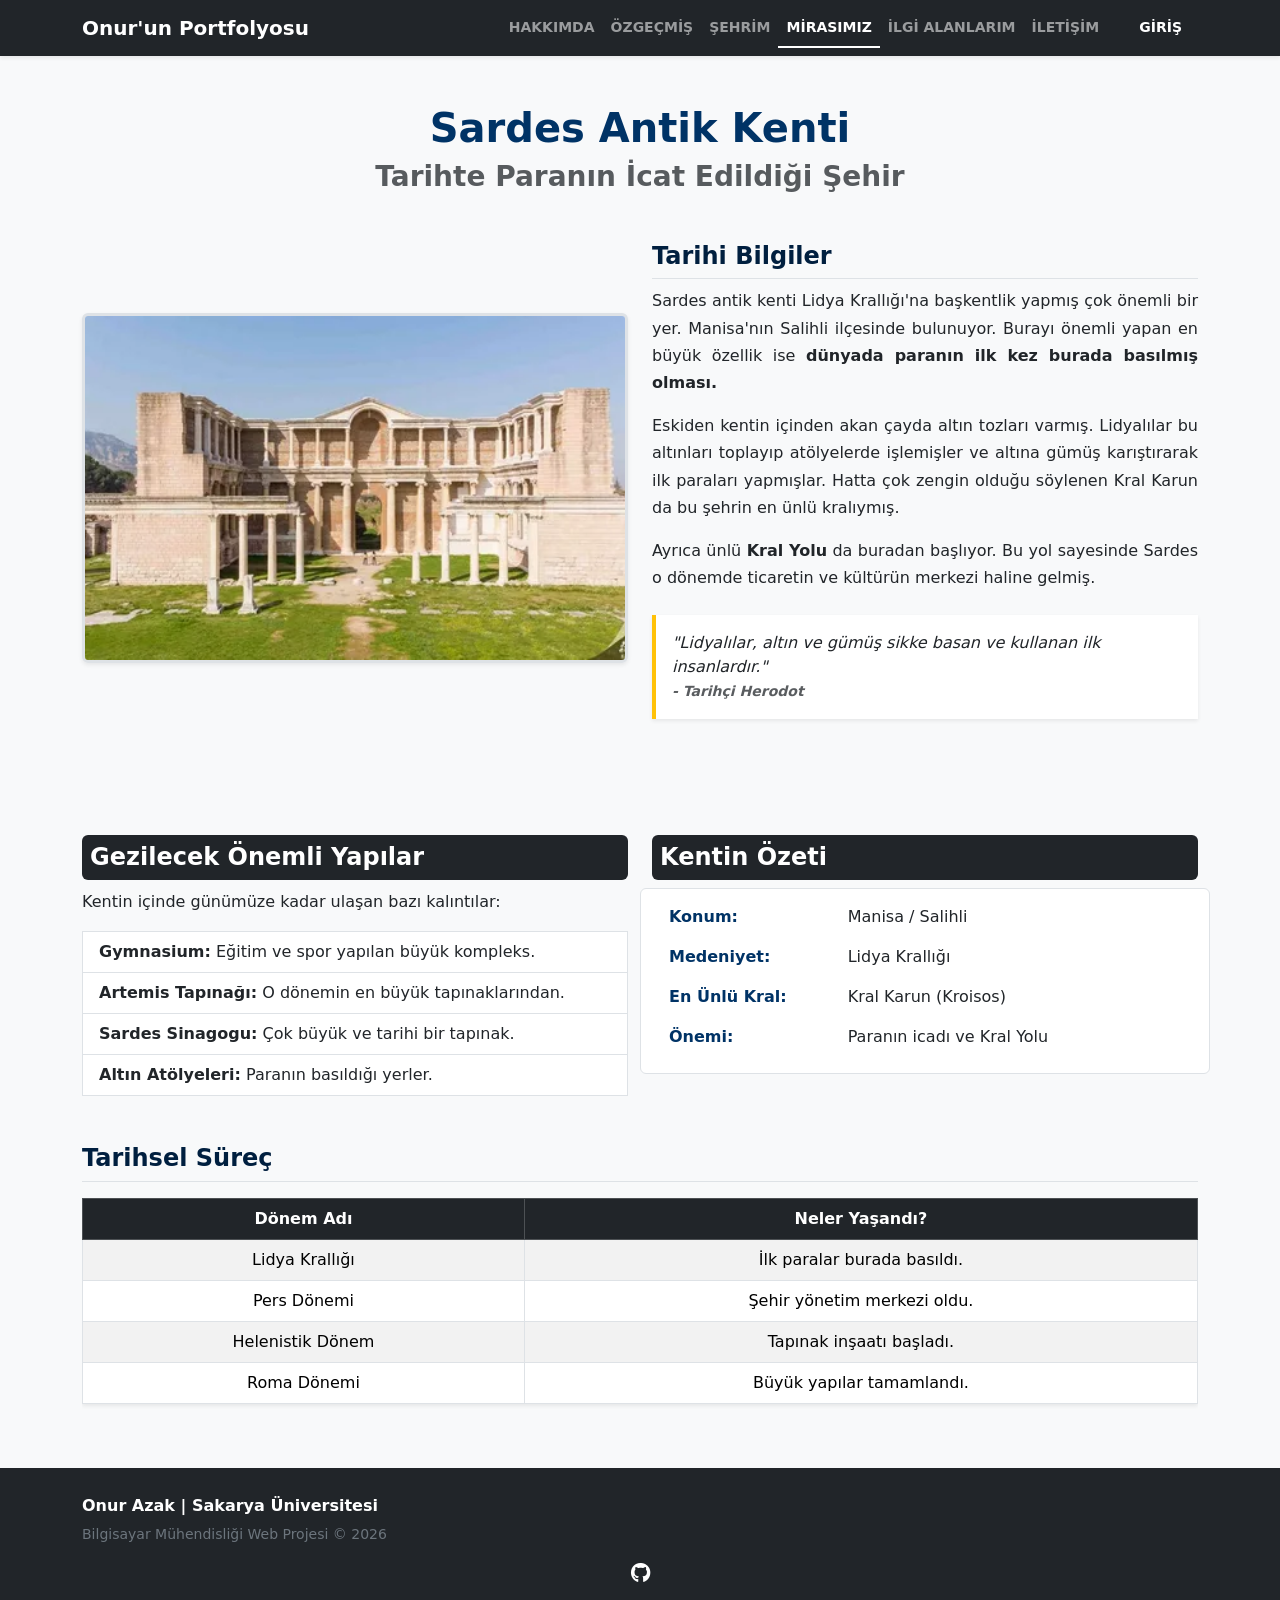
<file: miras.html>
<!DOCTYPE html>
<html lang="tr">
<head>
    <meta charset="UTF-8">
    <meta name="viewport" content="width=device-width, initial-scale=1.0">
    <title>Mirasımız | Sardes Antik Kenti</title>
    
    <!-- bootstrap ve ikon kütüphaneleri -->
    <link href="https://cdn.jsdelivr.net/npm/bootstrap@5.3.0/dist/css/bootstrap.min.css" rel="stylesheet">
    <link rel="stylesheet" href="https://cdnjs.cloudflare.com/ajax/libs/font-awesome/6.0.0/css/all.min.css">
    <link rel="stylesheet" href="style.css?v=2">
</head>
<body class="bg-light">

    <!-- menü kısmı  -->
    <nav class="navbar navbar-expand-lg navbar-dark bg-dark sticky-top shadow-sm">
        <div class="container">
            <a class="navbar-brand fw-bold" href="index.html">Onur'un Portfolyosu</a>
            <button class="navbar-toggler" type="button" data-bs-toggle="collapse" data-bs-target="#navbarNav">
                <span class="navbar-toggler-icon"></span>
            </button>
            <div class="collapse navbar-collapse" id="navbarNav">
                <ul class="navbar-nav ms-auto text-uppercase small fw-bold">
                <li class="nav-item"><a class="nav-link" text-light href="index.html">Hakkımda</a></li>
                <li class="nav-item"><a class="nav-link fw-bold" text-light href="ozgecmisim.html">Özgeçmiş</a></li>
                <li class="nav-item"><a class="nav-link" text-light href="sehrim.html">Şehrim</a></li>
                <li class="nav-item"><a class="nav-link active" text-light href="miras.html">Mirasımız</a></li>
                <li class="nav-item"><a class="nav-link" text-light href="ilgi-alanlarim.html">İlgi Alanlarım</a></li>
                <li class="nav-item"><a class="nav-link" text-light href="iletisim.html">İletişim</a></li>
                <li class="nav-item"><a class="nav-link btn btn-primary btn-sm text-white ms-lg-3 px-3" text-light href="login.php">Giriş</a></li>
            </ul>
            </div>
        </div>
    </nav>

    <!-- sayfanın ana başlığı -->
    <div class="container mt-5">
        <h1 class="text-center text-primary fw-bold mb-2">Sardes Antik Kenti</h1>
        <h3 class="text-center text-muted mb-5">Tarihte Paranın İcat Edildiği Şehir</h3>
    </div>

    <main class="container mb-5">
        
        <div class="row align-items-center mb-5">
            <div class="col-md-6">
                <!-- görsel ekleme -->
                <img src="antikkent.webp" alt="Sardes Antik Kenti" class="img-fluid rounded border border-3 shadow-sm">
            </div>
            
            <div class="col-md-6 mt-4 mt-md-0">
                <h4 class="fw-bold border-bottom pb-2">Tarihi Bilgiler</h4>
                
                <p>
                    Sardes antik kenti Lidya Krallığı'na başkentlik yapmış çok önemli bir yer. Manisa'nın Salihli ilçesinde bulunuyor. Burayı önemli yapan en büyük özellik ise <strong>dünyada paranın ilk kez burada basılmış olması.</strong>
                </p>
                
                <p>
                    Eskiden kentin içinden akan çayda altın tozları varmış. Lidyalılar bu altınları toplayıp atölyelerde işlemişler ve altına gümüş karıştırarak ilk paraları yapmışlar. Hatta çok zengin olduğu söylenen Kral Karun da bu şehrin en ünlü kralıymış.
                </p>

                <p>
                    Ayrıca ünlü <strong>Kral Yolu</strong> da buradan başlıyor. Bu yol sayesinde Sardes o dönemde ticaretin ve kültürün merkezi haline gelmiş.
                </p>
                
                <!-- tarihteki önemli bir sözü alıntı olarak ekledim -->
                <blockquote class="border-start border-4 border-warning ps-3 bg-white p-3 fst-italic shadow-sm mt-4">
                    "Lidyalılar, altın ve gümüş sikke basan ve kullanan ilk insanlardır." <br>
                    <small class="text-muted fw-bold">- Tarihçi Herodot</small>
                </blockquote>
            </div>
        </div>

        <div class="row g-4">
            <div class="col-md-6">
                <!--kent içi önemli yapılar lisetesi -->
                <h4 class="fw-bold bg-dark text-white p-2 rounded">Gezilecek Önemli Yapılar</h4>
                <p>Kentin içinde günümüze kadar ulaşan bazı kalıntılar:</p>
                
                <ul class="list-group list-group-flush border">
                    <li class="list-group-item"><strong>Gymnasium:</strong> Eğitim ve spor yapılan büyük kompleks.</li>
                    <li class="list-group-item"><strong>Artemis Tapınağı:</strong> O dönemin en büyük tapınaklarından.</li>
                    <li class="list-group-item"><strong>Sardes Sinagogu:</strong> Çok büyük ve tarihi bir tapınak.</li>
                    <li class="list-group-item"><strong>Altın Atölyeleri:</strong> Paranın basıldığı yerler.</li>
                </ul>
            </div>

            <div class="col-md-6">
                <h4 class="fw-bold bg-dark text-white p-2 rounded">Kentin Özeti</h4>
                
                <!-- künye kısmını bootstrap row yapısıyla ayrıldı-->
                <dl class="row bg-white p-3 border rounded">
                    <dt class="col-sm-4 text-primary">Konum:</dt>
                    <dd class="col-sm-8">Manisa / Salihli</dd>

                    <dt class="col-sm-4 text-primary mt-2">Medeniyet:</dt>
                    <dd class="col-sm-8 mt-2">Lidya Krallığı</dd>

                    <dt class="col-sm-4 text-primary mt-2">En Ünlü Kral:</dt>
                    <dd class="col-sm-8 mt-2">Kral Karun (Kroisos)</dd>

                    <dt class="col-sm-4 text-primary mt-2">Önemi:</dt>
                    <dd class="col-sm-8 mt-2">Paranın icadı ve Kral Yolu</dd>
                </dl>
            </div>
        </div>

        <!-- tarih tablosu kısmı -->
        <div class="row mt-5">
            <div class="col-12">
                <h4 class="fw-bold border-bottom pb-2 mb-3">Tarihsel Süreç</h4>
                <div class="table-responsive">
                    <table class="table table-bordered table-striped shadow-sm text-center">
                        <thead class="table-dark">
                            <tr>
                                <th>Dönem Adı</th>
                                <th>Neler Yaşandı?</th>
                            </tr>
                        </thead>
                        <tbody>
                            <tr>
                                <td>Lidya Krallığı</td>
                                <td>İlk paralar burada basıldı.</td>
                            </tr>
                            <tr>
                                <td>Pers Dönemi</td>
                                <td>Şehir yönetim merkezi oldu.</td>
                            </tr>
                            <tr>
                                <td>Helenistik Dönem</td>
                                <td>Tapınak inşaatı başladı.</td>
                            </tr>
                            <tr>
                                <td>Roma Dönemi</td>
                                <td>Büyük yapılar tamamlandı.</td>
                            </tr>
                        </tbody>
                    </table>
                </div>
            </div>
        </div>

    </main>

    <!-- sayfa sonu footer -->
    <footer class="bg-dark text-white py-4 text-center mt-5">
        <div class="container">
            <p class="mb-1 fw-bold">Onur Azak | Sakarya Üniversitesi</p>
            <p class="small text-secondary mb-3">Bilgisayar Mühendisliği Web Projesi © 2026</p>
            <div>
                <a href="https://github.com/OnurAzak" class="text-white text-decoration-none mx-2"><i class="fab fa-github fs-5"></i></a>
            </div>
        </div>
    </footer>

    <!-- bootstrapin çalışması için gereken script dosyası -->
    <script src="https://cdn.jsdelivr.net/npm/bootstrap@5.3.0/dist/js/bootstrap.bundle.min.js"></script>
</body>
</html>
</file>
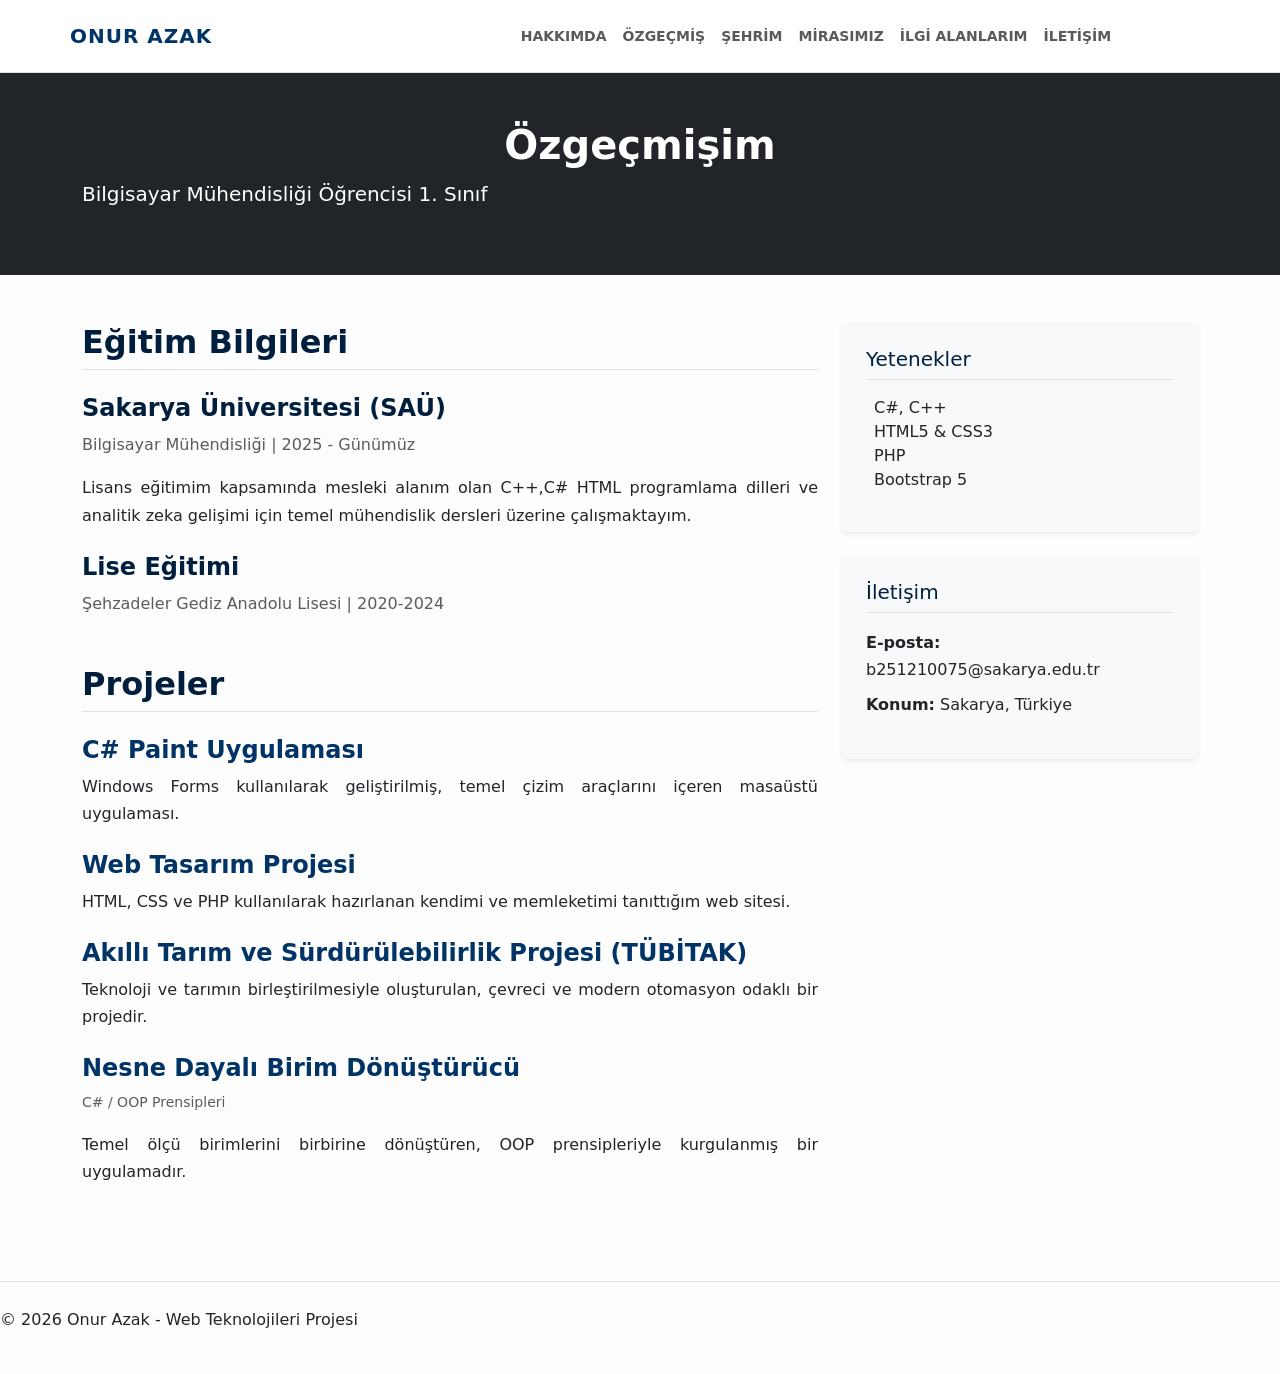
<file: ozgecmisim.html>
<!DOCTYPE html>
<html lang="tr">
<head>
    <!-- Karakter kodlamasını UTF-8 olarak ayarlıyoruz (Türkçe karakterler için ) -->
    <meta charset="UTF-8">
    <!-- Mobil uyumluluk için viewport ayarı yapıyoruz -->
    <meta name="viewport" content="width=device-width, initial-scale=1.0">
    <!-- Tarayıcı sekmesinde görünecek başlık -->
    <title>Özgeçmişim</title>
    
    <!-- Css dosyasına bağlandı ve önbellek temizleme-->
    <link rel="stylesheet" href="style.css?v=1">
    
    <!-- Bootstrap 5 kütüphanesi hazır stilleri kullanmak için dahil edildi-->
    
    <link href="https://cdn.jsdelivr.net/npm/bootstrap@5.3.0/dist/css/bootstrap.min.css" rel="stylesheet">
<link rel="stylesheet" href="style.css">
</head>

<body>

    <!-- navbar, sticky-top ile sayfayı aşağı kaydırınca sabit kalıyor -->
    <header class="bg-white border-bottom sticky-top">
        <!-- navbar-expand-lg: büyük ekranlarda yatay, küçük ekranlarda hamburger menü oluyor -->
        <nav class="navbar navbar-expand-lg navbar-light container py-3">
            <!-- Site logosu  tıklanınca ana sayfaya gidiyor -->
            <a class="navbar-brand fw-bold text-primary" href="index.html" style="letter-spacing: 1px;">
                ONUR AZAK
            </a>

            <!-- Küçük ekranlarda görünen hamburger butonu, data-bs-target ile menüyü açıyor -->
            <button class="navbar-toggler" type="button" data-bs-toggle="collapse" data-bs-target="#navbarNav">
                <span class="navbar-toggler-icon"></span>
            </button>

            <!-- Navigasyon linkleri, ms-auto ile sağa hizalandı -->
            <div class="collapse navbar-collapse" id="navbarNav">
            <ul class="navbar-nav ms-auto text-uppercase small fw-bold">
                    <li class="nav-item"><a class="nav-link" href="index.html">Hakkımda</a></li>
                    <li class="nav-item"><a class="nav-link" active fw-bold href="ozgecmisim.html">Özgeçmiş</a></li>
                    <li class="nav-item"><a class="nav-link"  href="sehrim.html">Şehrim</a></li>
                    <li class="nav-item"><a class="nav-link"  href="miras.html">Mirasımız</a></li>
                    <li class="nav-item"><a class="nav-link"  href="ilgi-alanlarim.html">İlgi Alanlarım</a></li>
                    <li class="nav-item"><a class="nav-link"  href="iletisim.html">İletişim</a></li>
                    <li class="nav-item"><a class="nav-link btn btn-primary btn-sm  ms-lg-3 px-3" href="login.php">Giriş</a></li>
            </ul>
            </div>
        </nav>
    </header>

    <!-- Sayfa başlığı bölümü -->
    <header class="bg-dark text-white py-5 mb-4">
        <div class="container text-center">
            <!-- Ana başlık -->
            <h1 class="text-white">Özgeçmişim</h1>
            <!-- Altında açıklayıcı kısa metin -->
            <p class="lead">Bilgisayar Mühendisliği Öğrencisi 1. Sınıf</p>
        </div>
    </header>

    <!-- Ana içerik alanı -->
    <main class="container my-5">
        <!-- İki sütunlu düzen: sol taraf geniş (8/12), sağ taraf dar (4/12) -->
        <div class="row">
            
            <!-- Sol sütun: Eğitim ve Projeler bölümleri -->
            <div class="col-lg-8">
                
                <!-- Eğitim Bilgileri bölümü -->
                <section class="mb-5">
                    <!-- Altına çizgi çekilen bölüm başlığı -->
                    <h2 class="border-bottom pb-2 mb-4">Eğitim Bilgileri</h2>

                    <!-- Üniversite bilgisi -->
                    <article class="mb-4">
                        <h4 class="fw-bold">Sakarya Üniversitesi (SAÜ)</h4>
                        <p class="text-muted">Bilgisayar Mühendisliği | 2025 - Günümüz</p>
                        <p>Lisans eğitimim kapsamında mesleki alanım olan  C++,C# HTML programlama dilleri ve analitik zeka gelişimi için temel mühendislik dersleri üzerine çalışmaktayım.</p>
                    </article>

                    <!-- Lise bilgisi -->
                    <article>
                        <h4 class="fw-bold">Lise Eğitimi</h4>
                        <p class="text-muted">Şehzadeler Gediz Anadolu Lisesi | 2020-2024</p>
                    </article>
                </section>

                <!-- Projeler bölümü -->
                <section class="mb-5">
                    <h2 class="border-bottom pb-2 mb-4">Projeler</h2>

                    <!-- Proje 1: C# ile yaptığım Paint uygulaması -->
                    <article class="mb-4">
                        <!-- text-primary ile mavi proje başlığı -->
                        <h4 class="fw-bold text-primary">C# Paint Uygulaması</h4>
                        <p>Windows Forms kullanılarak geliştirilmiş, temel çizim araçlarını içeren masaüstü uygulaması.</p>
                    </article>

                    <!-- Proje 2: Bu web sitesi projesi -->
                    <article class="mb-4">
                        <h4 class="fw-bold text-primary">Web Tasarım Projesi</h4>
                        <p>HTML, CSS ve PHP kullanılarak hazırlanan kendimi ve memleketimi tanıttığım web sitesi.</p>
                    </article>

                    <!-- Proje 3: TÜBİTAK projesi -->
                    <article class="mb-4">
                        <h4 class="fw-bold text-primary">Akıllı Tarım ve Sürdürülebilirlik Projesi (TÜBİTAK)</h4>
                        <p>Teknoloji ve tarımın birleştirilmesiyle oluşturulan, çevreci ve modern otomasyon odaklı bir projedir.</p>
                    </article>

                    <!-- Proje 4: OOP prensipleriyle yazılmış birim dönüştürücü -->
                    <article>
                        <h4 class="fw-bold text-primary">Nesne Dayalı Birim Dönüştürücü</h4>
                        <!-- small class ile küçük boyutlu teknoloji etiketi -->
                        <p class="text-muted small">C# / OOP Prensipleri</p>
                        <p>Temel ölçü birimlerini birbirine dönüştüren, OOP prensipleriyle kurgulanmış bir uygulamadır.</p>
                    </article>
                </section>
            </div>

            <!-- Sağ sütun: Yetenekler ve İletişim kutuları -->
            <div class="col-lg-4">
                
                <!-- Yetenekler kartı bg-light ile açık gri arka plan -->
                <aside class="bg-light p-4 rounded shadow-sm mb-4">
                    <h3 class="h5 border-bottom pb-2 mb-3">Yetenekler</h3>
                    <!-- Liste elemanı yok işaretleri kaldırıldı, ikon ile beraber gösteriliyor -->
                    <ul class="list-unstyled">
                        <!-- fas fa-check: Font Awesome onay ikonu (icon kütüphanesi gerektirir) -->
                        <li><i class="fas fa-check text-primary me-2"></i>C#, C++</li>
                        <li><i class="fas fa-check text-primary me-2"></i>HTML5 & CSS3</li>
                        <li><i class="fas fa-check text-primary me-2"></i>PHP</li>
                        <li><i class="fas fa-check text-primary me-2"></i>Bootstrap 5</li>
                    </ul>
                </aside>

                <!-- İletişim bilgileri kartı -->
                <aside class="bg-light p-4 rounded shadow-sm">
                    <h3 class="h5 border-bottom pb-2 mb-3">İletişim</h3>
                    <!-- mb-2 ile satırlar arası boşluk bırakıyorum -->
                    <p class="mb-2"><strong>E-posta:</strong> b251210075@sakarya.edu.tr</p>
                    <p><strong>Konum:</strong> Sakarya, Türkiye</p>
                </aside>
            </div>
        </div>
    </main>

    <!-- Sayfa altbilgisi, telif hakkı bilgisi -->
    <footer class="text-center py-4 mt-5 border-top">
        <p>&copy; 2026 Onur Azak - Web Teknolojileri Projesi</p>
    </footer>

    <!-- Bootstrap JavaScript dosyası, menü açma/kapama gibi etkileşimler için gerekli -->
    <script src="https://cdn.jsdelivr.net/npm/bootstrap@5.3.0/dist/js/bootstrap.bundle.min.js"></script>
</body>
</html>
</file>
<file: style.css>
/* Genel Ayarlar */
body {
    background-color: #fdfdfd;
    font-family: 'Inter', system-ui, -apple-system, sans-serif;
}

/* Giriş Alanı Arkaplanı */
.hero-header {
    height: 75vh;
    background: linear-gradient(rgba(0, 0, 0, 0.8), rgba(0, 0, 0, 0.8)), 
                url('https://images.unsplash.com/photo-1517694712202-14dd9538aa97?q=80&w=1500&auto=format&fit=crop');
    background-size: cover;
    background-position: center;
    background-attachment: fixed;
}

/* Profil Kartı Efektleri */
.profile-card {
    transition: transform 0.4s ease;
}

.profile-card:hover {
    transform: translateY(-10px);
}

.profile-card .overlay {
    position: absolute;
    bottom: 0;
    width: 100%;
    background: rgba(0, 123, 255, 0.85);
    backdrop-filter: blur(5px);
}

/* Bilgi Kartları */
.info-card {
    transition: all 0.3s ease;
    border-radius: 1.5rem;
}

.info-card:hover {
    background-color: #fff;
    transform: scale(1.05);
    box-shadow: 0 1rem 3rem rgba(0, 0, 0, 0.1) !important;
}

/* Scroll yumuşatma */
html {
    scroll-behavior: smooth;
}

/* Şehrim Sayfası Tasarımı */
.proje-konteyner { max-width: 900px; margin: 30px auto; background: #fff; padding: 30px; box-shadow: 0 0 15px rgba(0,0,0,0.1); border-radius: 10px; }
.ana-resim { width: 100%; border-radius: 8px; margin: 15px 0; }
.yan-resim { width: 250px; border-radius: 8px; }
.iki-kolon { display: flex; align-items: center; gap: 20px; margin: 20px 0; }
.festival-kutu { background: #fdf2e9; padding: 25px; border-radius: 10px; border-left: 6px solid #d35400; }
.video-cerceve { background: #000; border-radius: 10px; overflow: hidden; margin: 30px 0; }
video { width: 100%; display: block; }
.video-altyazi { background: #2c3e50; color: white; text-align: center; padding: 10px; margin: 0; }
.spor-kart { background: #f9f9f9; padding: 20px; border-radius: 8px; margin-bottom: 20px; border-left: 5px solid #27ae60; }
.kart-ust { display: flex; align-items: center; gap: 15px; margin-bottom: 10px; }
.spor-logo { width: 60px; height: auto; }
.kaynak { display: block; font-size: 0.8em; color: #888; margin-top: 10px; }
h1 { color: #d35400; text-align: center; }
p { line-height: 1.7; text-align: justify; }


/*Dikey resimler için konumlandırma */
img[alt="Manisa Lalesi"] {
    object-position: center; /* Lale tam ortada kalsın */
}

/* Bölümler arasındaki boşluğu artırıp daha düzenli gösterir*/
.row.align-items-center {
    margin-bottom: 100px !important;
}

/* Yazıların resimlerin tam ortasına hizalanması için kullanılır */
.manisa-ozel-icerik .col-md-6  {
    display: flex;
    flex-direction: column;
    justify-content: center;
}
.img-fluid {
    width: 100% !important;
    height: 350px !important; /* tüm resimlerin yüksekliğini eşitler*/
    object-fit: cover; /* Çerçeveye sığdırır */
}
/* Spor Kutusunun Orantısını Düzenler */
.row.g-0.rounded-4 {
    display: flex;
    align-items: stretch; /* Video ve yanındaki kutunun boyunu eşitler */
}


.row.g-0.rounded-4 {
    display: flex;
    align-items: stretch; /* Video ve yan kutunun boyunu dikeyde eşitler */
}

/* Masaüstü cihazlar için özel yükseklik ve taşma ayarları */
@media (min-width: 768px) {
    .row.g-0.rounded-4 {
        overflow: visible !important;
    }

    .row.g-0.rounded-4 video {
        height: 100%;
        object-fit: cover; /* Siyah boşlukları önlemek için videoyu alana yayar */
    }
} /* <--- Media sorgusu burada biter.*/
/* MANİSA SAYFASI KURTARMA KODLARI */
.manisa-ozel-sayfa.container {
    background-color: white !important;
    display: block !important;
    height: auto !important;
    min-height: 100vh !important;
    padding-bottom: 150px !important; 
    overflow: visible !important;
}

.manisa-ozel-sayfa .img-fluid {
    width: 100% !important;
    height: 350px !important;
    object-fit: cover !important;
    border-radius: 15px;
}

.manisa-ozel-sayfa .card {
    margin-bottom: 30px !important;
    border: none !important;
    box-shadow: 0 4px 10px rgba(0,0,0,0.1) !important;
}

/* Yazı kesilmesini durduran ve alanı genişleten kısım */
.manisa-ozel-sayfa .card, 
.manisa-ozel-sayfa p, 
.manisa-ozel-sayfa .col-md-4 {
    height: auto !important; 
    min-height: min-content !important;
    max-height: none !important;
    overflow: visible !important;
}

/* Kartların içindeki metnin sığmasını sağlar*/
.manisa-ozel-sayfa .card-body {
    display: block !important;
}



/* Modern & Ağır Kurumsal Renk Paleti */
:root {
    --navy-blue: #001f3f;      /* Derin Lacivert */
    --corporate-blue: #003366; /*  açık lacivert */
    --dark-gray: #1a1a1a;      /* Yazılar için koyu gri/
    --bg-light: #f4f7f9;       /* Ferah arka plan */
}

/* Başlıklar: Keskin ve Lacivert */
h1, h2, h3, h4 {
    color: var(--navy-blue) !important;
    font-weight: 700;
}



/* Proje Başlıklarını Tek Seferde Boya */
.text-primary {
    color: var(--corporate-blue) !important;
}

/* Giriş Butonu */
.btn-outline-primary {
    color: var(--navy-blue);
    border-color: var(--navy-blue);
}

.btn-outline-primary:hover {
    background-color: var(--navy-blue);
    color: white;
}

/* Başlıkları ve projeleri ağır laciverte zorla */
h1, h2, h3, h4, .text-primary {
    color: #001f3f ; /* Derin Lacivert */
    font-weight: 700;
}

/* Seçili menü elemanını beyaz ve altı çizgili yap */
.navbar-dark .nav-link.active {
    color: #ffffff !important;
    border-bottom: 2px solid #ffffff;
}

.btn-primary {
    color: #ffffff !important;
    padding-top: 0.5rem !important;
    padding-bottom: 0.5rem !important;
    line-height: 1.5 !important;
}
</file>
